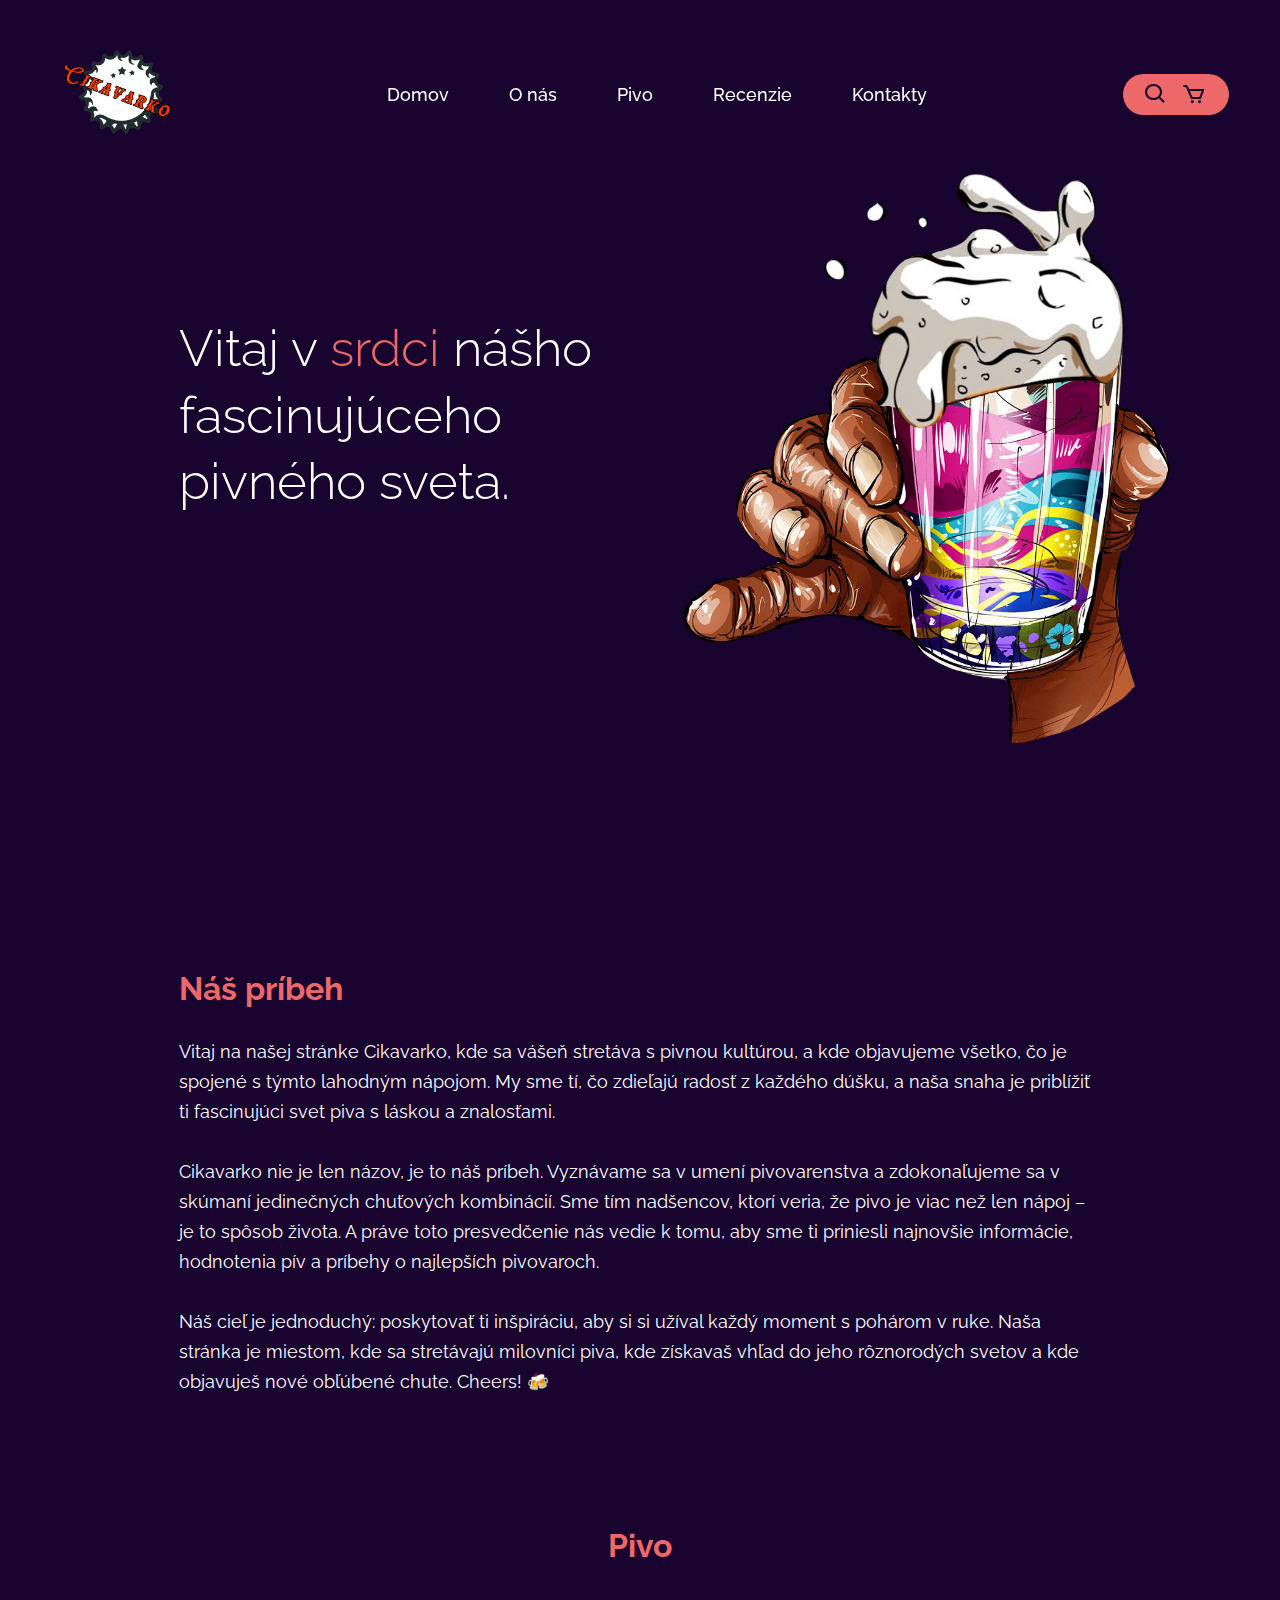
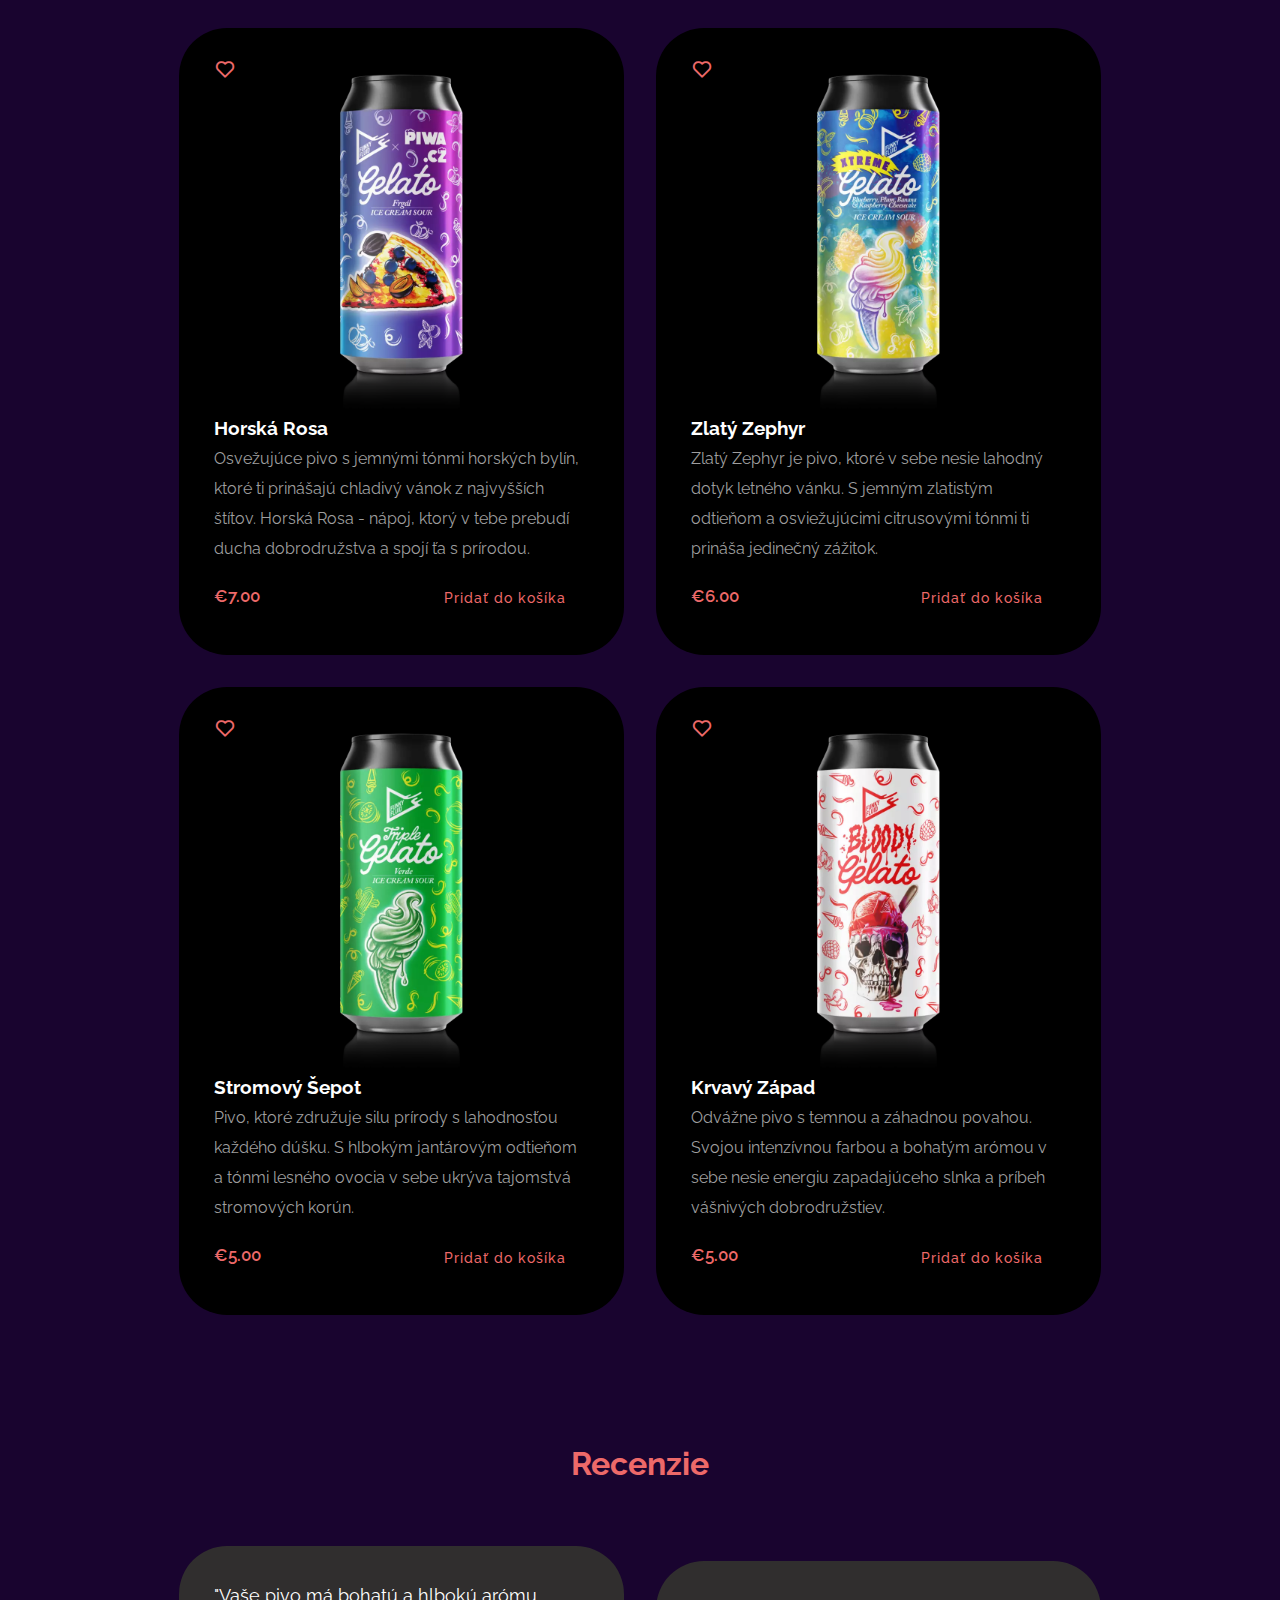
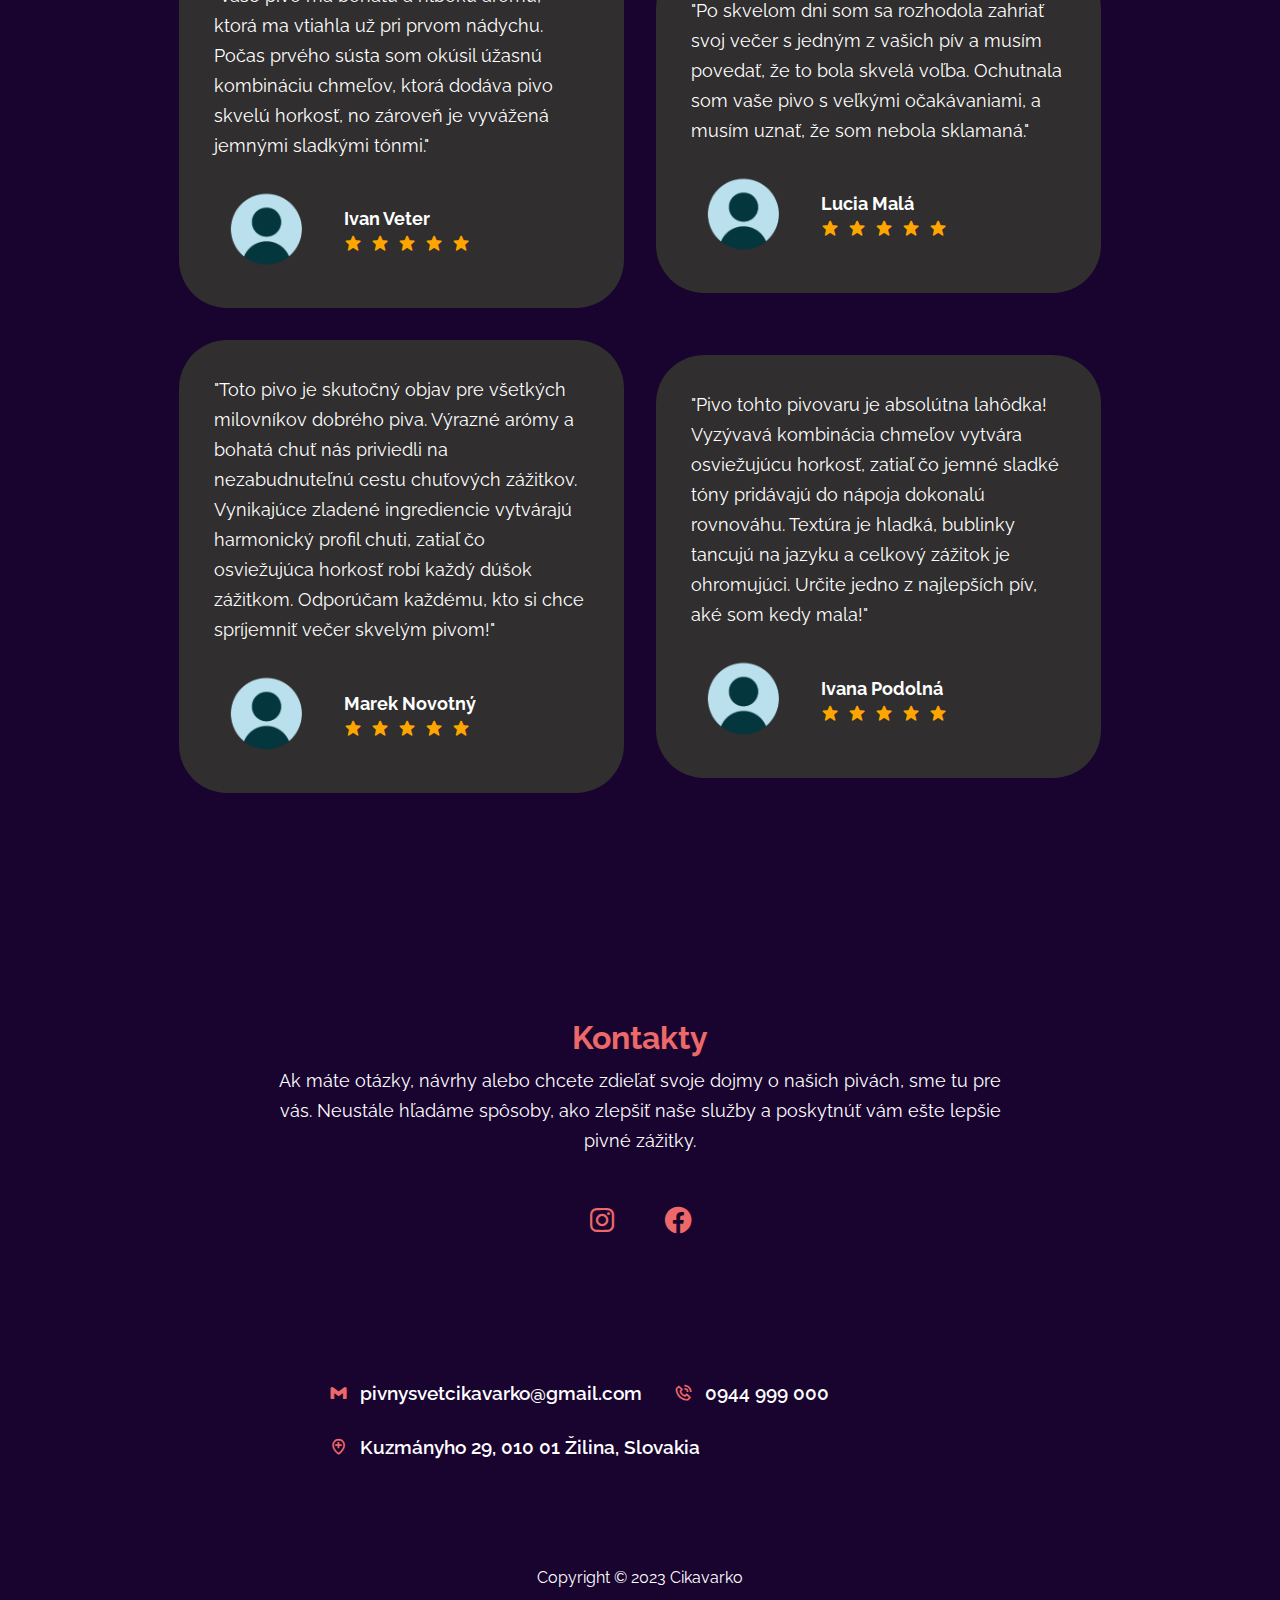
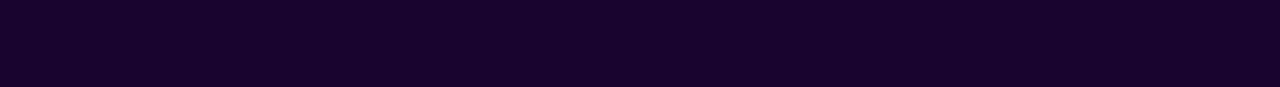
<file: index.html>
<!DOCTYPE html>
<html lang="sk">
<head>
    <title>Pivný svet Cikavarko</title>

    <meta charset="UTF-8">
    <meta http-equiv="X-UA-Compatible" content="IE-edge">
    <meta name="viewport" content="width=device-width, initial-scale=1.0">
    <meta name="keywords" content="Cikavarko, Pivný svet, Pivo">
    <meta name="description" content="Cikavarko nie je len názov, je to náš príbeh. Vyznávame sa v umení pivovarenstva a skúšame jedinečné chuťové kombinácie. Veríme, že pivo je viac než nápoj – je to spôsob života.">
    
    <meta property="og:title" content="Pivný svet Cikavarko">
    <meta property="og:description" content="Cikavarko nie je len názov, je to náš príbeh. Vyznávame sa v umení pivovarenstva a skúšame jedinečné chuťové kombinácie. Veríme, že pivo je viac než nápoj – je to spôsob života.">
    <meta property="og:image" content="https://pivnysvet.github.io/cikavarko.sk/images/poz.png">
    <meta property="og:url" content="https://pivnysvet.github.io/cikavarko.sk/">
    <meta name="twitter:title" content="Pivný svet Cikavarko">
    <meta name="twitter:description" content="Cikavarko nie je len názov, je to náš príbeh. Vyznávame sa v umení pivovarenstva a skúšame jedinečné chuťové kombinácie. Veríme, že pivo je viac než nápoj – je to spôsob života.">
    <meta name="twitter:url" content="https://pivnysvet.github.io/cikavarko.sk/images/poz.png"> 
    <meta name="twitter:card" content="summary">

    <link rel="icon" href="images/favicon.ico">
    <link rel="canonical" href="https://pivnysvet.github.io/cikavarko.sk/">
    <link rel="alternate" hreflang="sk" href="https://pivnysvet.github.io/cikavarko.sk/">
    
    
    <title>Pivný svet Cikavarko</title>

    
    <link rel="stylesheet" href="style.css"> 

   


    <!-- Google tag (gtag.js) -->
<script async src="https://www.googletagmanager.com/gtag/js?id=G-1WVED3DYPD"></script>
<script>
  window.dataLayer = window.dataLayer || [];
  function gtag(){dataLayer.push(arguments);}
  gtag('js', new Date());

  gtag('config', 'G-1WVED3DYPD');
</script>

   <!-- Ikony -->
   <link rel="stylesheet"
   href="https://unpkg.com/boxicons@latest/css/boxicons.min.css">

   <!-- Font -->
   <link rel="preconnect" href="https://fonts.googleapis.com">
   <link rel="preconnect" href="https://fonts.gstatic.com" crossorigin>
   <link href="https://fonts.googleapis.com/css2?family=Frank+Ruhl+Libre:wght@300;500;600;900&family=Montserrat:wght@300;400&family=Nunito+Sans:opsz,wght@6..12,300;6..12,400&family=Raleway:wght@600&display=swap" rel="stylesheet">
   

</head>
<body>

    <header>

    <a href="#Domov">
        <img src="images/logo.png" alt="logo" width="140">
    </a>
    
   

    <ul class="navlist">
        <li><a href="#Domov" class="nav-link" data-target="Domov">Domov</a></li>
        <li><a href="#onas" class="nav-link" data-target="onas">O nás</a></li>
        <li><a href="#pivo" class="nav-link" data-target="pivo">Pivo</a></li>
        <li><a href="#Recenzie" class="nav-link" data-target="Recenzie">Recenzie</a></li>
        <li><a href="#Kontakty" class="nav-link" data-target="Kontakty">Kontakty</a></li>
    </ul>
    

    

    <div class="nav-icons">
        <a href="#"><i class='bx bx-search'></i></a>
        <a href="#"><i class='bx bx-cart' ></i></a>
        <div class="bx bx-menu" id="menu-icon"></div>
    </div>

    </header>

    <!-- Domov -->
    <section class="Domov" id="Domov">
        <div class="Domov-text">
            <h1>Vitaj v <span>srdci</span> nášho fascinujúceho pivného sveta.</h1> 
   

        </div>


        <div class="Domov-img">
            <img src="images/poz.png" alt="pivo" width="600">

        </div>
    </section>

    
    
    
        <!-- O nas -->

        <section class="onas" id="onas">
         

            <div class="onas-text">
                <h1><span>Náš príbeh</span></h1>
                <p><br>Vitaj na našej stránke Cikavarko, kde sa vášeň stretáva s pivnou kultúrou, a kde objavujeme všetko, čo je spojené s týmto lahodným nápojom. My sme tí, čo zdieľajú radosť z každého dúšku, a naša snaha je priblížiť ti fascinujúci svet piva s láskou a znalosťami.<br></p>
                <p><br>Cikavarko nie je len názov, je to náš príbeh. Vyznávame sa v umení pivovarenstva a zdokonaľujeme sa v skúmaní jedinečných chuťových kombinácií. Sme tím nadšencov, ktorí veria, že pivo je viac než len nápoj – je to spôsob života. A práve toto presvedčenie nás vedie k tomu, aby sme ti priniesli najnovšie informácie, hodnotenia pív a príbehy o najlepších pivovaroch.<br></p>
                <p><br>Náš cieľ je jednoduchý: poskytovať ti inšpiráciu, aby si si užíval každý moment s pohárom v ruke. Naša stránka je miestom, kde sa stretávajú milovníci piva, kde získavaš vhľad do jeho rôznorodých svetov a kde objavuješ nové obľúbené chute. Cheers! 🍻<br></p>
    
            </div>

        </section>


           <!-- Naše pivá -->
           <section class="pivo" id="pivo">
            <div class="m-text">
                <h1><span>Pivo</span></h1>

            </div>

            <div class="shop-content">
                <div class="row">
                   <img src="images/pivo1.png" alt="pivo" width="400">
                   <h3>Horská Rosa</h3>
                   <p>Osvežujúce pivo s jemnými tónmi horských bylín, ktoré ti prinášajú chladivý vánok z najvyšších štítov. Horská Rosa - nápoj, ktorý v tebe prebudí ducha dobrodružstva a spojí ťa s prírodou.</p>
                   <div class="in-text">

                    <div class="cena">
                        <h3>€7.00</h3>

                    </div>
                    <div class="s-btnn">
                        <a href="#">Pridať do košíka</a>

                    </div>
                
                   </div>
                   <div class="top-icon">
                    <a href="#"><i class='bx bx-heart' ></i></a>

                   </div>

                </div>

                <div class="row">
                    <img src="images/pivo2.png" alt="pivo" width="400">
                    <h3>Zlatý Zephyr</h3>
                    <p>Zlatý Zephyr je pivo, ktoré v sebe nesie lahodný dotyk letného vánku. S jemným zlatistým odtieňom a osviežujúcimi citrusovými tónmi ti prináša jedinečný zážitok.</p>
                    <div class="in-text">
 
                     <div class="cena">
                         <h3>€6.00</h3>
 
                     </div>
                     <div class="s-btnn">
                         <a href="#">Pridať do košíka</a>
 
                     </div>
                 
                    </div>
                    <div class="top-icon">
                     <a href="#"><i class='bx bx-heart' ></i></i></a>
 
                    </div>
 
                 </div>

                 <div class="row">
                    <img src="images/pivo3.png" alt="pivo" width="400">
                    <h3>Stromový Šepot</h3>
                    <p>Pivo, ktoré združuje silu prírody s lahodnosťou každého dúšku. S hlbokým jantárovým odtieňom a tónmi lesného ovocia v sebe ukrýva tajomstvá stromových korún. </p>
                    <div class="in-text">
 
                     <div class="cena">
                         <h3>€5.00</h3>
 
                     </div>
                     <div class="s-btnn">
                         <a href="#">Pridať do košíka</a>
 
                     </div>
                 
                    </div>
                    <div class="top-icon">
                     <a href="#"><i class='bx bx-heart' ></i></a>
 
                    </div>
 
                 </div>

                 <div class="row">
                    <img src="images/pivo4.png" alt="pivo" width="400">
                    <h3>Krvavý Západ</h3>
                    <p>Odvážne pivo s temnou a záhadnou povahou. Svojou intenzívnou farbou a bohatým arómou v sebe nesie energiu zapadajúceho slnka a príbeh vášnivých dobrodružstiev. </p>
                    <div class="in-text">
 
                     <div class="cena">
                         <h3>€5.00</h3>
 
                     </div>
                     <div class="s-btnn">
                         <a href="#">Pridať do košíka</a>
 
                     </div>
                 
                    </div>
                    <div class="top-icon">
                     <a href="#"><i class='bx bx-heart' ></i></a>
 
                    </div>
 
                 </div>

            </div>

             

           </section>


             <!-- Recenzie -->

           <section class="Recenzie" id="Recenzie">
            <div class="middle-text">
                <h1><span><center>Recenzie</center></span></h1>
                
            </div>

            <div class="Recenzie-content">
                <div class="box">
                    <p>"Vaše pivo má bohatú a hlbokú arómu, ktorá ma vtiahla už pri prvom nádychu. Počas prvého sústa som okúsil úžasnú kombináciu chmeľov, ktorá dodáva pivo skvelú horkosť, no zároveň je vyvážená jemnými sladkými tónmi."</p>
                    <div class="in-box">
                        <div class="bx-img">
                            <img src="images/user.png" alt="zákazník" width="100">
                        </div>
                        <div class="bxx-text">
                            <h4>Ivan Veter</h4>
                            <div class="ratings">
                                <a href="#"><i class='bx bxs-star'></i></a>
                                <a href="#"><i class='bx bxs-star'></i></a>
                                <a href="#"><i class='bx bxs-star'></i></a>
                                <a href="#"><i class='bx bxs-star'></i></a>
                                <a href="#"><i class='bx bxs-star'></i></a>



                            </div>

                        </div>
                    </div>
                </div>

                <div class="box">
                    <p>"Po skvelom dni som sa rozhodola zahriať svoj večer s jedným z vašich pív a musím povedať, že to bola skvelá voľba. Ochutnala som vaše pivo s veľkými očakávaniami, a musím uznať, že som nebola sklamaná."</p>
                    <div class="in-box">
                        <div class="bx-img">
                            <img src="images/user.png" alt="zákazník" width="100">
                        </div>
                        <div class="bxx-text">
                            <h4>Lucia Malá</h4>
                            <div class="ratings">
                                <a href="#"><i class='bx bxs-star'></i></a>
                                <a href="#"><i class='bx bxs-star'></i></a>
                                <a href="#"><i class='bx bxs-star'></i></a>
                                <a href="#"><i class='bx bxs-star'></i></a>
                                <a href="#"><i class='bx bxs-star'></i></a>



                            </div>

                        </div>
                    </div>
                </div>

                <div class="box">
                    <p>"Toto pivo je skutočný objav pre všetkých milovníkov dobrého piva. Výrazné arómy a bohatá chuť nás priviedli na nezabudnuteľnú cestu chuťových zážitkov. Vynikajúce zladené ingrediencie vytvárajú harmonický profil chuti, zatiaľ čo osviežujúca horkosť robí každý dúšok zážitkom. Odporúčam každému, kto si chce spríjemniť večer skvelým pivom!"</p>
                    <div class="in-box">
                        <div class="bx-img">
                            <img src="images/user.png" alt="zákazník" width="100">
                        </div>
                        <div class="bxx-text">
                            <h4>Marek Novotný</h4>
                            <div class="ratings">
                                <a href="#"><i class='bx bxs-star'></i></a>
                                <a href="#"><i class='bx bxs-star'></i></a>
                                <a href="#"><i class='bx bxs-star'></i></a>
                                <a href="#"><i class='bx bxs-star'></i></a>
                                <a href="#"><i class='bx bxs-star'></i></a>



                            </div>

                        </div>
                    </div>
                </div>

                <div class="box">
                    <p>"Pivo tohto pivovaru je absolútna lahôdka! Vyzývavá kombinácia chmeľov vytvára osviežujúcu horkosť, zatiaľ čo jemné sladké tóny pridávajú do nápoja dokonalú rovnováhu. Textúra je hladká, bublinky tancujú na jazyku a celkový zážitok je ohromujúci. Určite jedno z najlepších pív, aké som kedy mala!"</p>
                    <div class="in-box">
                        <div class="bx-img">
                            <img src="images/user.png" alt="zákazník" width="100">
                        </div>
                        <div class="bxx-text">
                            <h4>Ivana Podolná</h4>
                            <div class="ratings">
                                <a href="#"><i class='bx bxs-star'></i></a>
                                <a href="#"><i class='bx bxs-star'></i></a>
                                <a href="#"><i class='bx bxs-star'></i></a>
                                <a href="#"><i class='bx bxs-star'></i></a>
                                <a href="#"><i class='bx bxs-star'></i></a>



                            </div>

                        </div>
                    </div>
                </div>

            </div>

           </section>



              <!-- Kontakty -->
              <div class="Kontakty-content">
                <div class="container">
                    <div class="row2">
                        <div class="footer-col">
                            
                        </div>


              <section class="Kontakty" id="Kontakty">
                <div class="Kontakty-text">
                    <h1><span><center>Kontakty</center></span></h1>
                    <p>Ak máte otázky, návrhy alebo chcete zdieľať svoje dojmy o našich pivách, sme tu pre vás. Neustále hľadáme spôsoby, ako zlepšiť naše služby a poskytnúť vám ešte lepšie pivné zážitky.</p>
                
                    <div class="social">
                            <a href="https://www.instagram.com/browarfunkyfluid/" class="clr"><i class='bx bxl-instagram'></i></a>
                            <a href="https://www.facebook.com/funkyfluid?locale=sk_SK/" class="clr"><i class='bx bxl-facebook-circle'></i></a>
                        </div>
                        

                    </div>

    
                    <div class="Kontakty-content">
                        
                    <div class="details">
                        <div class="main-d">
                            <a href="#"><i class='bx bxl-gmail'></i>pivnysvetcikavarko@gmail.com</a>
                        </div>

                        <div class="main-d">
                            <a href="#"><i class='bx bx-phone-call' ></i>0944 999 000</a>
                        </div>

                        <div class="main-d">
                            <a href="#"><i class='bx bx-location-plus'></i>Kuzmányho 29, 010 01 Žilina, Slovakia</a>
                        </div>
                   

                    </div>
                </div>
                </div>
        

                
                <!-- Footer -->

    <footer>
    <div class="footer-content">
        <p><center>Copyright &copy; 2023 Cikavarko</center></p>
    </div>
        </footer>

        



              </section>



    <script src="javascript.js"></script>








</body>

</html>
</file>
<file: style.css>
*{
    padding: 0;
    margin: 0;
    box-sizing: border-box;
    font-family: 'Frank Ruhl Libre', serif;
    font-family: 'Montserrat', sans-serif;
    font-family: 'Nunito Sans', sans-serif;
    font-family: 'Raleway', sans-serif;
    list-style: none;
    text-decoration: none;
    scroll-behavior: smooth;
    scroll-padding-top: 3rem;

}

:root{
    --main-color: rgb(237, 105, 105);
    --text-color: #fff;
    --other-color: #212121;
    --second-color: #9e9e9e;
    --bg-color: rgb(25, 4, 47);

    --big-font: 4.5rem; 
    --h2-font: 2.6rem;
    --p-font: 1.1rem;

}

body{
    background: var(--bg-color);
    color: var(--text-color);
}

header{
    position: fixed;
    width: 100%;
    top: 0;
    right: 0;
    z-index: 1000;
    display: flex;
    align-items: center;
    justify-content: space-between;
    background: transparent;
    padding: 0px 8%;
    transition: all .50s ease;

}

.logo{
    display: flex;
    align-items: center;
    color: var(--text-color);
    font-size: 33px;

}

.navlist{
    display: flex;
}

.navlist a{
    color: var(--text-color);
    font-size: var(--p-font);
    font-weight: 500;
    margin: 0 30px;
    transition: all .50s ease;
}

.navlist a:hover{
    color: var(--main-color);
}



.navlist a.active {
    color: var(--main-color);
}

.nav-icons{
    display: flex;
    align-items: center;
    padding: 8px 15px;
    background: var(--main-color);
    border-radius: 3rem;
}

.nav-icons i{
    vertical-align: middle;
    font-size: 25px;
    color: var(--bg-color);
    margin-right: 8px;
    margin-left: 5px;
    transition: all .50s ease;

}

#menu-icon{
    font-size: 32px;
    color: var(--bg-color);
    z-index: 10001;
    cursor: pointer;
    display: none;
}

.nav-icons i:hover{
    transform: scale(1.1);
    color: var(--text-color);
}

section{
    padding: 70px 14% 60px;
}

.Domov{
    position: relative;
    height: 100vh;
    width: 100%;
    display: grid;
    grid-template-columns: repeat(2, 1fr);
    align-items: center;
    gap: 2rem;
}

.Domov-img img{
    width: 135%;
    height: auto;
    margin-top: 50px;

}

.Domov-text h1{
    font-size: 3.2rem;
    font-weight: 300;
    line-height: 1.3;
    margin-bottom: 5rem;
    margin: 50; 
    padding-left: 0px; 
  
}

span{
    color: rgb(237, 105, 105);
}

header.sticky{
    padding: 0px 10%;
    background: rgb(25, 4, 47);
}


.onas-text h2{
    font-size: var(--h2-font);
    line-height: 1;
    margin-bottom: 2rem;
   
}

.onas-text p{
    color:white;
    font-size:var(--p-font);
    max-width: 950px;
    line-height: 30px;
    margin-bottom: 0rem;
}

.m-text{
    text-align: center;
}

.shop-content {
    display: grid;
    grid-template-columns: repeat(auto-fit, minmax(300px, auto));
    gap: 2rem;
    align-items: center;
    margin-top: 4rem;
}

.row{
    position: relative;
    padding: 10px 35px 40px;
    background: black;
    border-radius: 3rem;
}

.row img{
    width: 100%;
    height: auto;
    transition: transform .50s ease;
    cursor: pointer;
}

.row h3{
    margin-bottom: 5px;
    font-weight: 700;
}

.row p{
    color: var(--second-color);
    line-height: 30px;
    margin-bottom: 1.1rem;
}

.in-text{
    display: flex;
    align-items: center;
    justify-content: space-between;
}

.in-text .cena h3{
    font-size: 17px;
    color: rgb(237, 105, 105); 
    font-weight: 600;
}

.in-text .s-btnn a{
    display: inline-block;
    padding: 9px 23px;
    background-color: rgb(0, 0, 0);
    color: rgb(237, 105, 105);
    font-size: 14px;
    font-weight: 500;
    letter-spacing: 1px;
    border-radius: 3rem;
    transition: all .50s ease;
}

.in-text .s-btnn a:hover{
    background: var(--main-color);
    color: black;
}

.top-icon{
    position: absolute;
    top: 30px;
    left: 35px;
}

.top-icon i{
    font-size: 22px;
    color: var(--main-color);
}

.row img:hover{
 transform: scale(1.1);
}

.Recenzie-content{
    display: grid;
    grid-template-columns: repeat(auto-fit, minmax(300px, auto));
    gap: 2rem;
    align-items: center;
    margin-top: 4rem;
}

.box{
    padding: 35px;
    background: rgb(48, 46, 46);
    border-radius: 3rem;
}

.box p{
    color: white;
    font-size: var(--p-font);
    line-height: 30px;
    margin-bottom: 1.5rem;
}

.in-box{
    display: flex;
    align-items: center;
    gap: 30px;
} 

.bx-img img{
    height: auto;
    border-radius: 3rem;
}

.bxx-text h4{
    margin: 5px 0;
    font-size: 18px;
}

.ratings i{
    color: orange;
    font-size: 18px;
    margin-right: 5px;
}

.Kontakty-content{
    display: flex;
    align-items: center;
    flex-wrap: wrap;
    flex-direction: column;
}

.Kontakty-text{
    text-align: center;
    margin-top: 1rem;
    margin-bottom: 4rem;
}

.Kontakty-text h1{
    margin-bottom: 10px;
}

.Kontakty-text p{
    color:white;
    font-size:var(--p-font);
    max-width: 950px;
    line-height: 30px;
    margin-bottom: 3rem;
}

.social i{
    display: inline-block;
    font-size: 32px;
    color: var(--main-color);
    margin: 0 20px;
    margin-bottom: 2rem;
    transition: all .50s ease;
}



.social i:hover{
    color: black;
}


.details{
    display: flex;
    flex-wrap: wrap;
    align-items: center;
    gap: 2rem;
}

.main-d a{
    display: flex;
    align-items: center;
    color: rgb(255, 255, 255);
    font-size: 19px;
    font-weight: 600;
}

.main-d i{
    vertical-align: middle;
    margin-right: 12px;
    color: var(--main-color);
}



footer {
    color: white;
}

.Kontakty-content {
    padding: 50px; 
    
}

.container {
    max-width: 1200px; 
    margin: 0 auto;
}

.row2 {
    display: flex;
    flex-wrap: wrap;
}

.footer-col {
    flex: 1; 
    margin: 0 0px; 
}




/*responsive*/
@media (max-width: 1545px){
    header{
      padding: 22px 4%;
      transition: .2s;
  }

  header.sticky{
    padding: 14px 4%;
    transition: .2s;
  }

  section{
    padding: 50px 4% 40 px;
    transform: .2s;
  }

  .container{
    padding: 30px 4% 50px;
  }
  }

  @media (max-width: 1180px){
    :root{
    --big-font: 4rem; 
    --h2-font: 2.2rem;
    --p-font: 14px;
    }
    .home{
        height: 85vh;
    }
  }

  @media (max-width: 1060px){
    #menu-icon{
        display: initial;
    }
    .navlist{
        position: absolute;
        top: -1000px;
        left: 0;
        right: 0;
        display: flex;
        flex-direction: column;
        text-align: left;
        background: var(--other-color);
        transition: all .50s ease;
    }
    .navlist a{
        display: block;
        padding: 0.5rem;
        margin: 1rem;
        border-left: 2px solid var(--main-color);
    }
    .navlist.open{
        top: 100%;
    }
  }

  @media (max-width: 1045px){
    :root{
        --big-font: 3.3rem; 
        --h2-font: 2rem;
        }
    .home-img img{
        width: 100%;
        max-width: 490px;
        height: auto;
    }
    .about-img img{
        width: 100%;
        max-width: 490px;
        height: auto; 
    }
    .home{
        height: 70vh;
    }

  }

  
  @media (max-width: 860px){
    .Domov-text h1{
        font-size: 40px;
        font-weight: 300;
        line-height: 1.3;
        margin-bottom: 5rem;
        margin: 50; 
        padding-left: 0px; 
      
    }
    .Kontakty-content {
        padding: 0px; 
        
    }
    .Domov-img img{
        width: 120%;
        height: auto;
        margin-top: 50px;
    
    }
    .home{
        grid-template-columns: 1fr;
        height: 118vh;
    }
    .home-text{
        padding-top: 60px;
    }
    .home-img{
        text-align: center;
    }
    .about{
        grid-template-columns: 1fr;
    }
    .about-img{
        text-align: center;
    }
  }


  @media (max-width: 520px){
    .Domov-text h1{
        font-size: 1.5rem;
        font-weight: 300;
        line-height: 1.3;
        margin-bottom: 5rem;
        margin: 50; 
        padding-left: 0px; 
      
    }
    .Kontakty-content {
        padding: 0px; 
        
    }
    .social i{
        margin: 0 10px;
    }
    .Kontakty-text p{
        max-width: 100%;
    }
    .details{
        gap: 1.5rem;
    }
    
  }

  @media (max-width: 475px){
    .Domov-text h1{
        font-size: 1.5rem;
        font-weight: 300;
        line-height: 1.3;
        margin-bottom: 5rem;
        margin: 50; 
        padding-left: 0px; 
      
    }
    .Kontakty-content {
        padding: 0px; 
        
    }
    :root{
        --big-font: 2.8rem; 
        --h2-font: 2rem;
    }
  }

  @media (max-width: 450px){
    .Domov-text h1{
        font-size: 1.5rem;
        font-weight: 300;
        line-height: 1.3;
        margin-bottom: 5rem;
        margin: 50; 
        padding-left: 0px; 
      
    }
    .Kontakty-content {
        padding: 0px; 
        
    }
    .home{
        height: 110vh;
        gap: 0.1rem;
    }
  }

  @media (max-width: 430px){
    .Domov-text h1{
        font-size: 1.5rem;
        font-weight: 300;
        line-height: 1.3;
        margin-bottom: 5rem;
        margin: 50; 
        padding-left: 0px; 
      
    }
    .Kontakty-content {
        padding: 0px; 
        
    }
    .home{
        height: 110vh;
        gap: 0.1rem;
    }
  }
</file>
